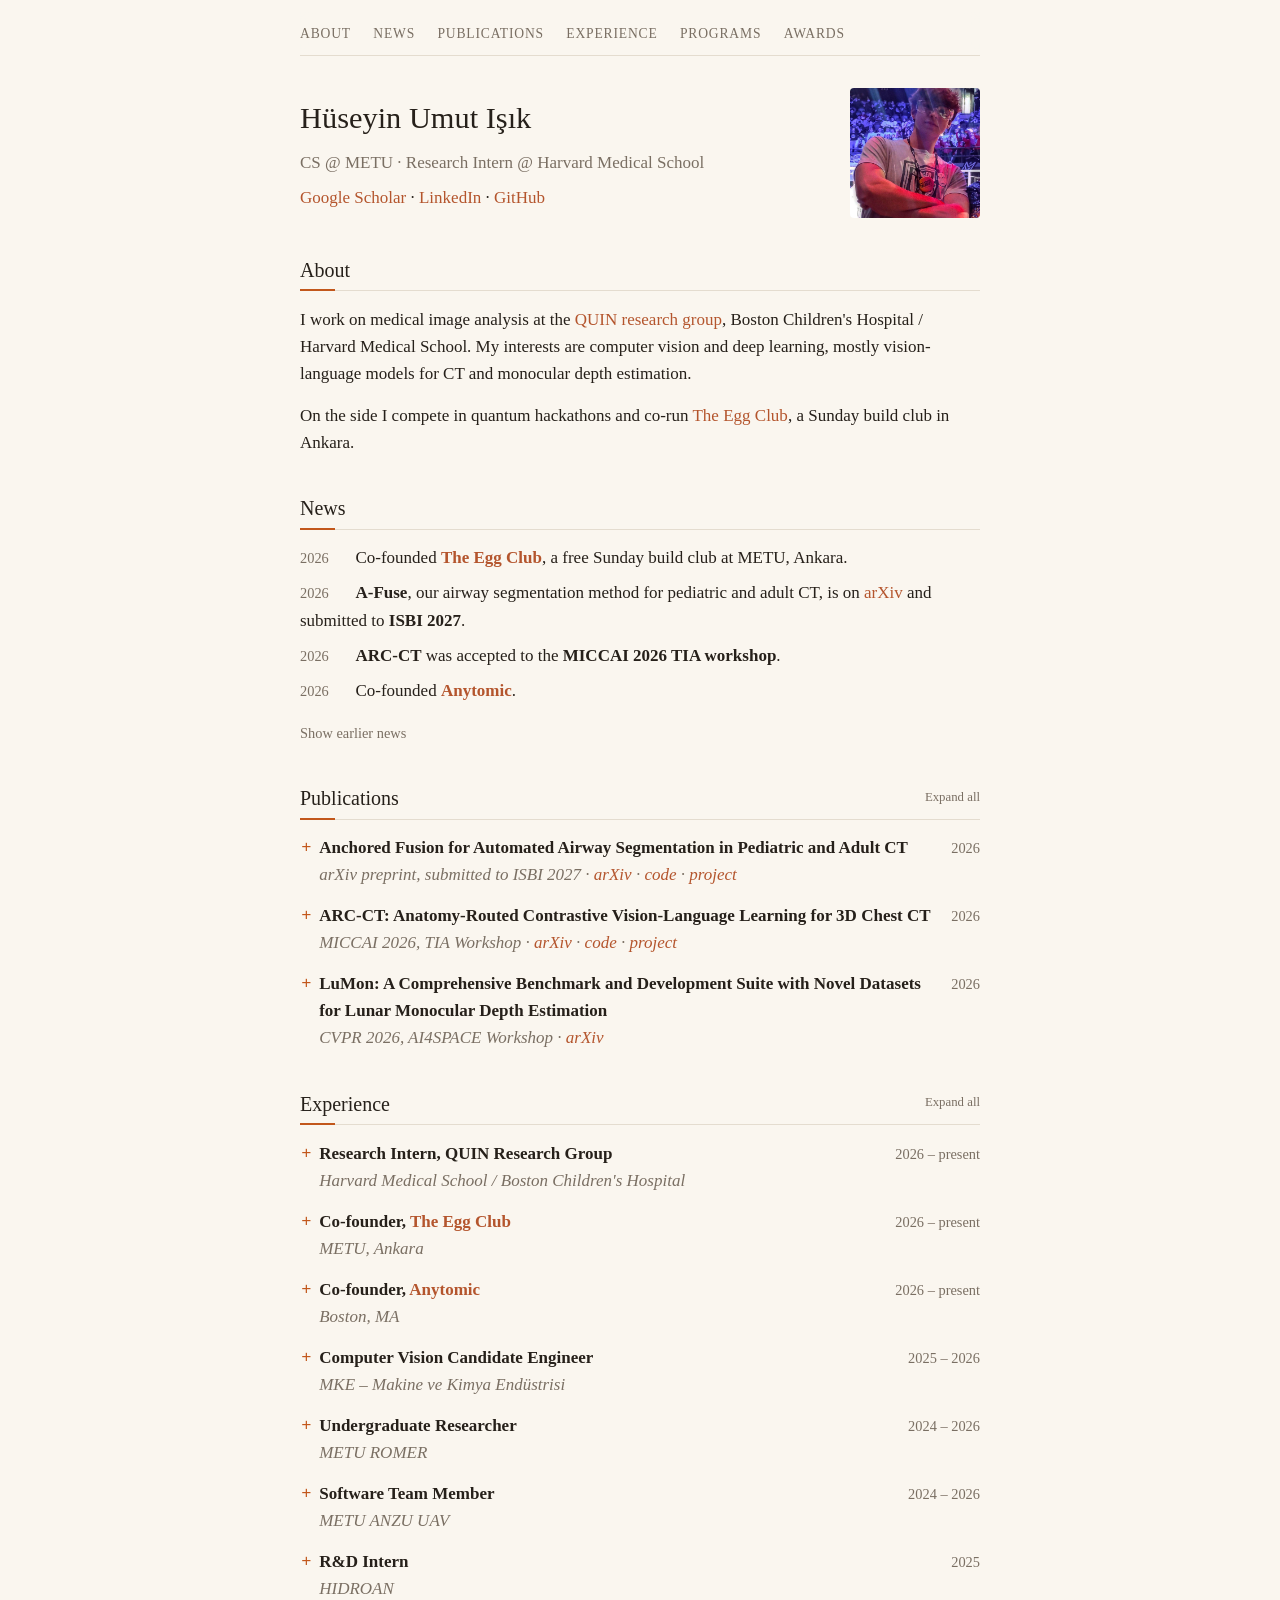
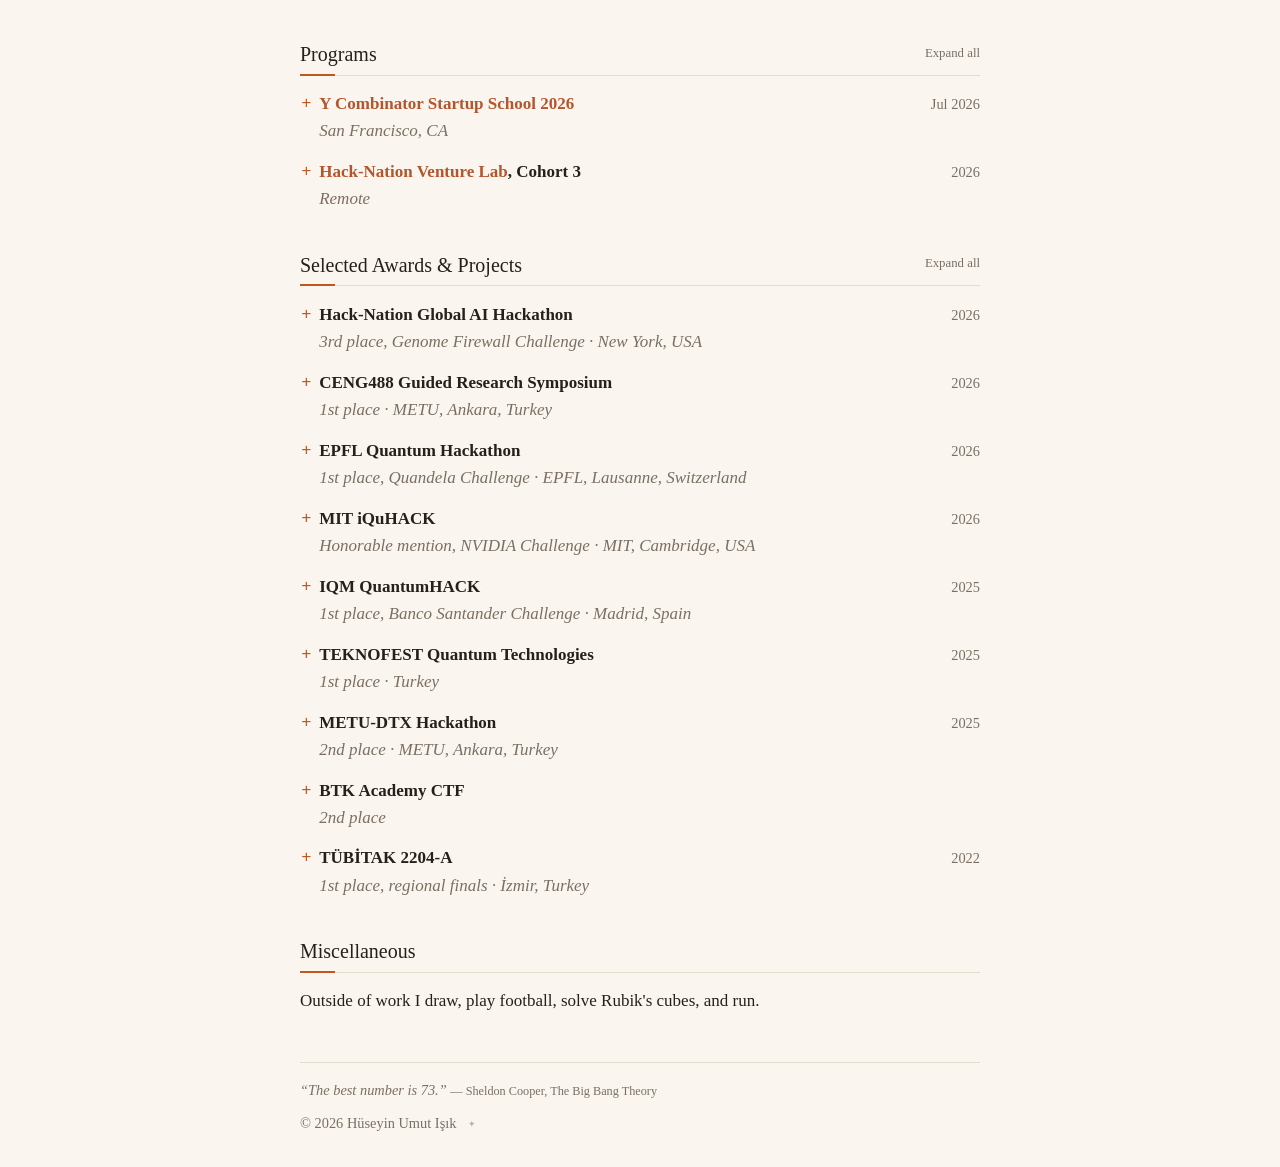
<file: index.html>
<!DOCTYPE html>
<html lang="en">

<head>
  <script async src="https://www.googletagmanager.com/gtag/js?id=G-S0CKE5CVYF"></script>
  <script>
    window.dataLayer = window.dataLayer || [];
    function gtag() { dataLayer.push(arguments); }
    gtag('js', new Date());
    gtag('config', 'G-S0CKE5CVYF');
  </script>

  <meta charset="UTF-8" />
  <meta name="viewport" content="width=device-width, initial-scale=1.0" />

  <title>Hüseyin Umut Işık</title>

  <link rel="stylesheet" href="style.css" />

  <meta name="description"
    content="Hüseyin Umut Işık, CS student at METU and research intern at the QUIN research group, Boston Children's Hospital / Harvard Medical School. Medical imaging, computer vision and deep learning." />
</head>

<body>
  <main class="page">

    <nav class="topnav" aria-label="Sections">
      <a href="#about">About</a>
      <a href="#news">News</a>
      <a href="#publications">Publications</a>
      <a href="#experience">Experience</a>
      <a href="#programs">Programs</a>
      <a href="#awards">Awards</a>
    </nav>

    <header class="intro">
      <div class="intro-text">
        <h1>Hüseyin Umut Işık</h1>
        <p class="tagline">CS @ METU · Research Intern @ Harvard Medical School</p>
        <p class="links">
          <a href="https://scholar.google.com/citations?user=UvtcTtEAAAAJ">Google Scholar</a> ·
          <a href="https://www.linkedin.com/in/huseyin-umut-isik/">LinkedIn</a> ·
          <a href="https://github.com/HUmutI">GitHub</a>
        </p>
      </div>
      <img class="portrait" src="images/umut_first.jpeg" alt="Hüseyin Umut Işık" />
    </header>

    <section id="about">
      <h2>About</h2>
      <p>
        I work on medical image analysis at the <a href="https://labs.childrenshospital.org/quin">QUIN research
          group</a>, Boston Children's Hospital / Harvard Medical School. My interests are computer vision and deep
        learning, mostly vision-language models for CT and monocular depth estimation.
      </p>
      <p>
        On the side I compete in quantum hackathons and co-run <a href="https://the-egg.club/">The Egg Club</a>, a
        Sunday build club in Ankara.
      </p>
    </section>

    <section id="news">
      <h2>News</h2>
      <ul class="news" id="news-list">
        <li><span class="date">2026</span> Co-founded <strong><a href="https://the-egg.club/">The Egg
              Club</a></strong>, a free Sunday build club at METU, Ankara.</li>
        <li><span class="date">2026</span> <strong>A-Fuse</strong>, our airway segmentation method for pediatric
          and adult CT, is on <a href="https://arxiv.org/abs/2610.40702">arXiv</a> and submitted to
          <strong>ISBI 2027</strong>.</li>
        <li><span class="date">2026</span> <strong>ARC-CT</strong> was accepted to the <strong>MICCAI 2026 TIA
            workshop</strong>.</li>
        <li><span class="date">2026</span> Co-founded <strong><a href="https://anytomic.com">Anytomic</a></strong>.
        </li>
        <li class="news-old"><span class="date">2026</span> Selected for <strong>Hack-Nation Venture Lab</strong>
          (Cohort 3).</li>
        <li class="news-old"><span class="date">2026</span> 3rd place at the <strong>Hack-Nation Global AI
            Hackathon</strong>.</li>
        <li class="news-old"><span class="date">2026</span> Selected for <strong>Y Combinator Startup School
            2026</strong>.</li>
        <li class="news-old"><span class="date">2026</span> <strong>LuMon</strong> was accepted to the
          <strong>CVPR 2026 AI4SPACE workshop</strong>.</li>
        <li class="news-old"><span class="date">2026</span> Joined the QUIN research group at Boston Children's
          Hospital / Harvard Medical School.</li>
        <li class="news-old"><span class="date">2026</span> 1st place at the EPFL Quantum Hackathon.</li>
        <li class="news-old"><span class="date">2026</span> Honorable mention at MIT iQuHACK.</li>
      </ul>
      <button type="button" class="news-toggle" aria-expanded="false" aria-controls="news-list">Show earlier
        news</button>
    </section>

    <section id="publications">
      <h2>Publications</h2>
      <ul class="cv">
        <li>
          <details>
            <summary>
              <div class="cv-head">
                <span class="cv-role">Anchored Fusion for Automated Airway Segmentation in Pediatric and Adult
                  CT</span>
                <span class="date">2026</span>
              </div>
              <div class="cv-org">arXiv preprint, submitted to ISBI 2027 ·
                <a href="https://arxiv.org/abs/2610.40702">arXiv</a> ·
                <a href="https://github.com/quin-med-harvard-edu/airway-seg">code</a> ·
                <a href="https://quin-med-harvard-edu.github.io/airway-seg/">project</a>
              </div>
            </summary>
            <div class="more">
              <p><strong>Hüseyin Umut Işık</strong>, Ege Mert Balcık, Duygu Atasoy, Asutosh Sahu, Şeyda Ertekin,
                Sıla Kurugöl.</p>
              <p>A-Fuse takes the union of three airway models and keeps the connected component anchored to one
                of them, so the airway tree survives where largest-component selection picks the wrong object.
                94.15% Dice on pediatric CT with no pediatric training data.</p>
            </div>
          </details>
        </li>
        <li>
          <details>
            <summary>
              <div class="cv-head">
                <span class="cv-role">ARC-CT: Anatomy-Routed Contrastive Vision-Language Learning for 3D Chest
                  CT</span>
                <span class="date">2026</span>
              </div>
              <div class="cv-org">MICCAI 2026, TIA Workshop ·
                <a href="https://arxiv.org/abs/2608.28455">arXiv</a> ·
                <a href="https://github.com/arc-ct/arc-ct">code</a> ·
                <a href="https://arc-ct.github.io/arc-ct/">project</a>
              </div>
            </summary>
            <div class="more">
              <p><strong>Hüseyin Umut Işık</strong>, Mehmet Alp Özaydın, Sıla Kurugöl, Şeyda Ertekin.</p>
              <p>A region-aware vision-language model for 3D chest CT. Organ-masked queries and a soft
                contrastive loss align scans with radiology reports, giving zero-shot classification of 18
                abnormalities without manual labels.</p>
            </div>
          </details>
        </li>
        <li>
          <details>
            <summary>
              <div class="cv-head">
                <span class="cv-role">LuMon: A Comprehensive Benchmark and Development Suite with Novel Datasets
                  for Lunar Monocular Depth Estimation</span>
                <span class="date">2026</span>
              </div>
              <div class="cv-org">CVPR 2026, AI4SPACE Workshop ·
                <a href="https://arxiv.org/abs/2604.09352">arXiv</a>
              </div>
            </summary>
            <div class="more">
              <p>Aytaç Sekmen, Fatih Emre Güneş, Furkan Horoz, <strong>Hüseyin Umut Işık</strong>, Mehmet Alp
                Özaydın, Onur Altay Topaloğlu, Şahin Umutcan Üstündaş, Yurdasen Alp Yeni, Halil Ersin Söken, Erol
                Şahin, Ramazan Gökberk Cinbiş, Sinan Kalkan.</p>
              <p>A benchmark of monocular depth estimation models on lunar simulations and real lunar data.</p>
            </div>
          </details>
        </li>
      </ul>
    </section>

    <section id="experience">
      <h2>Experience</h2>
      <ul class="cv">
        <li>
          <details>
            <summary>
              <div class="cv-head">
                <span class="cv-role">Research Intern, QUIN Research Group</span>
                <span class="date">2026 – present</span>
              </div>
              <div class="cv-org">Harvard Medical School / Boston Children's Hospital</div>
            </summary>
            <div class="more">
              <p>Medical image analysis: vision-language models for chest CT (ARC-CT) and airway segmentation
                (A-Fuse).</p>
            </div>
          </details>
        </li>
        <li>
          <details>
            <summary>
              <div class="cv-head">
                <span class="cv-role">Co-founder, <a href="https://the-egg.club/">The Egg Club</a></span>
                <span class="date">2026 – present</span>
              </div>
              <div class="cv-org">METU, Ankara</div>
            </summary>
            <div class="more">
              <p>A free build club every other Sunday at METU. People from different disciplines show up in the
                morning, build all day, and pitch in the evening.</p>
            </div>
          </details>
        </li>
        <li>
          <details>
            <summary>
              <div class="cv-head">
                <span class="cv-role">Co-founder, <a href="https://anytomic.com">Anytomic</a></span>
                <span class="date">2026 – present</span>
              </div>
              <div class="cv-org">Boston, MA</div>
            </summary>
            <div class="more">
              <p>Started in the Hack-Nation Venture Lab.</p>
            </div>
          </details>
        </li>
        <li>
          <details>
            <summary>
              <div class="cv-head">
                <span class="cv-role">Computer Vision Candidate Engineer</span>
                <span class="date">2025 – 2026</span>
              </div>
              <div class="cv-org">MKE – Makine ve Kimya Endüstrisi</div>
            </summary>
            <div class="more">
              <p>Object detection, tracking, and mapping for unmanned ground vehicles (UGVs).</p>
            </div>
          </details>
        </li>
        <li>
          <details>
            <summary>
              <div class="cv-head">
                <span class="cv-role">Undergraduate Researcher</span>
                <span class="date">2024 – 2026</span>
              </div>
              <div class="cv-org">METU ROMER</div>
            </summary>
            <div class="more">
              <p>Event-based vision and monocular depth estimation; simulation environments for robotic
                perception, including lunar applications.</p>
            </div>
          </details>
        </li>
        <li>
          <details>
            <summary>
              <div class="cv-head">
                <span class="cv-role">Software Team Member</span>
                <span class="date">2024 – 2026</span>
              </div>
              <div class="cv-org">METU ANZU UAV</div>
            </summary>
            <div class="more">
              <p>Autonomous UAV systems: path planning, real-time object detection, and tracking.</p>
            </div>
          </details>
        </li>
        <li>
          <details>
            <summary>
              <div class="cv-head">
                <span class="cv-role">R&amp;D Intern</span>
                <span class="date">2025</span>
              </div>
              <div class="cv-org">HIDROAN</div>
            </summary>
            <div class="more">
              <p>AI model optimization: RF-DETR object detection deployed with TensorRT, ONNX, and PyTorch on
                embedded edge hardware.</p>
            </div>
          </details>
        </li>
      </ul>
    </section>

    <section id="programs">
      <h2>Programs</h2>
      <ul class="cv">
        <li>
          <details>
            <summary>
              <div class="cv-head">
                <span class="cv-role"><a href="https://events.ycombinator.com/startup-school-2026">Y Combinator
                    Startup School 2026</a></span>
                <span class="date">Jul 2026</span>
              </div>
              <div class="cv-org">San Francisco, CA</div>
            </summary>
            <div class="more">
              <p>Selected from 30,000+ applicants for a hand-picked group of founders and technical builders; two
                days of sessions with Jensen Huang, Sam Altman, Alexandr Wang and more.</p>
            </div>
          </details>
        </li>
        <li>
          <details>
            <summary>
              <div class="cv-head">
                <span class="cv-role"><a href="https://ventures.hack-nation.ai">Hack-Nation Venture Lab</a>,
                  Cohort 3</span>
                <span class="date">2026</span>
              </div>
              <div class="cv-org">Remote</div>
            </summary>
            <div class="more">
              <p>Selected for the venture track on the strength of a 3rd place finish at the Hack-Nation Global
                AI Hackathon, an MIT-born founder program.</p>
            </div>
          </details>
        </li>
      </ul>
    </section>

    <section id="awards">
      <h2>Selected Awards &amp; Projects</h2>
      <ul class="cv">
        <li>
          <details>
            <summary>
              <div class="cv-head">
                <span class="cv-role">Hack-Nation Global AI Hackathon</span>
                <span class="date">2026</span>
              </div>
              <div class="cv-org">3rd place, Genome Firewall Challenge · New York, USA</div>
            </summary>
            <div class="more">
              <p>Gatcha: a model predicting target antibiotics directly from bacterial genome sequences, built in
                team Qedi among 2,000+ participants.
                <a href="https://github.com/jabnow/gatcha-genome/">code</a> ·
                <a href="https://gatcha-genome.vercel.app/">project</a>
              </p>
            </div>
          </details>
        </li>
        <li>
          <details>
            <summary>
              <div class="cv-head">
                <span class="cv-role">CENG488 Guided Research Symposium</span>
                <span class="date">2026</span>
              </div>
              <div class="cv-org">1st place · METU, Ankara, Turkey</div>
            </summary>
            <div class="more">
              <p>Ranked 1st among 29 projects for Region-Aware CLIP for Chest CT, the work that became ARC-CT.</p>
            </div>
          </details>
        </li>
        <li>
          <details>
            <summary>
              <div class="cv-head">
                <span class="cv-role">EPFL Quantum Hackathon</span>
                <span class="date">2026</span>
              </div>
              <div class="cv-org">1st place, Quandela Challenge · EPFL, Lausanne, Switzerland</div>
            </summary>
            <div class="more">
              <p>Hybrid Photonic Temporal QRC: mapped non-linear market dynamics into a photonic quantum reservoir
                (MerLin) to forecast swaption volatility surfaces. It beat LSTM baselines with fewer parameters.
                Team Qedi: Eren Aslan, Arda Kara, Mehmet Alp Özaydın, H. Umut Işık.
                <a href="https://lnkd.in/dhS425hH">code</a> · <a href="https://lnkd.in/dPZhyzq8">project</a>
              </p>
            </div>
          </details>
        </li>
        <li>
          <details>
            <summary>
              <div class="cv-head">
                <span class="cv-role">MIT iQuHACK</span>
                <span class="date">2026</span>
              </div>
              <div class="cv-org">Honorable mention, NVIDIA Challenge · MIT, Cambridge, USA</div>
            </summary>
            <div class="more">
              <p>Hybrid GQE-MTS with transfer learning for the Low Autocorrelation Binary Sequences (LABS)
                problem, among 1,400+ participants. Team QAT: Hatice Boyar, Eren Aslan, İlayda Dilek, Jen-Yu
                Chang (Leo), H. Umut Işık.
                <a href="https://lnkd.in/dVknEVXT">code</a> · <a href="https://lnkd.in/dcc27SQM">project</a>
              </p>
            </div>
          </details>
        </li>
        <li>
          <details>
            <summary>
              <div class="cv-head">
                <span class="cv-role">IQM QuantumHACK</span>
                <span class="date">2025</span>
              </div>
              <div class="cv-org">1st place, Banco Santander Challenge · Madrid, Spain</div>
            </summary>
            <div class="more">
              <p>Variational quantum classifier for risky investments, run on IQM quantum hardware in a 24-hour
                hackathon.</p>
            </div>
          </details>
        </li>
        <li>
          <details>
            <summary>
              <div class="cv-head">
                <span class="cv-role">TEKNOFEST Quantum Technologies</span>
                <span class="date">2025</span>
              </div>
              <div class="cv-org">1st place · Turkey</div>
            </summary>
            <div class="more">
              <p>Quantum neural networks for low-quality face recognition, 30-hour hackathon in Istanbul.</p>
            </div>
          </details>
        </li>
        <li>
          <details>
            <summary>
              <div class="cv-head">
                <span class="cv-role">METU-DTX Hackathon</span>
                <span class="date">2025</span>
              </div>
              <div class="cv-org">2nd place · METU, Ankara, Turkey</div>
            </summary>
            <div class="more">
              <p>Industrial defect classification model built from scratch in 6 hours.</p>
            </div>
          </details>
        </li>
        <li>
          <details>
            <summary>
              <div class="cv-head">
                <span class="cv-role">BTK Academy CTF</span>
              </div>
              <div class="cv-org">2nd place</div>
            </summary>
            <div class="more">
              <p>4-day CTF camp on web application security and kernel vulnerabilities.</p>
            </div>
          </details>
        </li>
        <li>
          <details>
            <summary>
              <div class="cv-head">
                <span class="cv-role">TÜBİTAK 2204-A</span>
                <span class="date">2022</span>
              </div>
              <div class="cv-org">1st place, regional finals · İzmir, Turkey</div>
            </summary>
            <div class="more">
              <p>Cryptography algorithms and mathematics project.</p>
            </div>
          </details>
        </li>
      </ul>
    </section>

    <section>
      <h2>Miscellaneous</h2>
      <p>Outside of work I draw, play football, solve Rubik's cubes, and run.</p>
    </section>

    <footer>
      <p class="quote">“The best number is 73.” <span>Sheldon Cooper, The Big Bang Theory</span></p>
      <p>© 2026 Hüseyin Umut Işık <a href="#" id="door" class="door" aria-label="?">✦</a></p>
    </footer>

  </main>

  <script src="script.js"></script>
</body>

</html>
</file>
<file: style.css>
/* Minimal personal site */

:root {
  --text: #26201a;
  --muted: #7a6f63;
  --link: #b4552d;
  --accent: #c2571b;
  --rule: #e4dccf;
  --bg: #faf6ef;
}

@media (prefers-color-scheme: dark) {
  :root {
    --text: #e9e3d2;
    --muted: #98917e;
    --link: #dcb84e;
    --accent: #d4ad3a;
    --rule: #2a2820;
    --bg: #121211;
  }
}

* {
  box-sizing: border-box;
}

html {
  scroll-behavior: smooth;
}

body {
  margin: 0;
  background: var(--bg);
  color: var(--text);
  font-family: Georgia, "Times New Roman", serif;
  font-size: 17px;
  line-height: 1.6;
}

.page {
  position: relative;
}

.page {
  max-width: 720px;
  margin: 0 auto;
  padding: 0.75rem 1.25rem 2rem;
}

a {
  color: var(--link);
  text-decoration: none;
}

a:hover {
  text-decoration: underline;
}

/* Top navigation */
.topnav {
  position: sticky;
  top: 0;
  z-index: 5;
  display: flex;
  gap: 1.4rem;
  padding: 0.7rem 0 0.6rem;
  margin-bottom: 2rem;
  background: color-mix(in srgb, var(--bg) 84%, transparent);
  backdrop-filter: blur(8px);
  -webkit-backdrop-filter: blur(8px);
  border-bottom: 1px solid var(--rule);
  font-size: 0.85rem;
  letter-spacing: 0.06em;
  text-transform: uppercase;
  overflow-x: auto;
  white-space: nowrap;
}

.topnav a {
  color: var(--muted);
}

.topnav a:hover {
  color: var(--link);
  text-decoration: none;
}

.topnav a.active {
  color: var(--accent);
}

section[id] {
  scroll-margin-top: 3.2rem;
}

/* Header */
.intro {
  display: flex;
  align-items: center;
  justify-content: space-between;
  gap: 1.5rem;
  margin-bottom: 1rem;
}

.intro h1 {
  margin: 0 0 0.4rem;
  font-size: 1.9rem;
  font-weight: normal;
}

.tagline {
  margin: 0 0 0.5rem;
  color: var(--muted);
}

.links {
  margin: 0;
}

.portrait {
  width: 130px;
  height: 130px;
  object-fit: cover;
  border-radius: 4px;
  flex-shrink: 0;
}

/* Sections */
section {
  margin-top: 2.25rem;
}

h2 {
  font-size: 1.25rem;
  font-weight: normal;
  border-bottom: 1px solid var(--rule);
  padding-bottom: 0.3rem;
  margin: 0 0 0.9rem;
  position: relative;
}

h2::after {
  content: '';
  position: absolute;
  left: 0;
  bottom: -1px;
  width: 2.2rem;
  height: 2px;
  background: var(--accent);
}

p {
  margin: 0 0 0.9rem;
}

.date {
  color: var(--muted);
  font-size: 0.9rem;
  white-space: nowrap;
}

/* News list */
.news {
  list-style: none;
  padding: 0;
  margin: 0;
}

.news li {
  margin-bottom: 0.5rem;
}

.news .date {
  display: inline-block;
  min-width: 3.2rem;
}

/* Older news stay collapsed until the toggle is pressed */
.news li.news-old {
  display: none;
}

.news.expanded li.news-old {
  display: list-item;
}

.news-toggle {
  margin-top: 0.6rem;
  padding: 0;
  border: 0;
  background: none;
  font: inherit;
  font-size: 0.9rem;
  color: var(--muted);
  cursor: pointer;
}

.news-toggle:hover {
  color: var(--accent);
  text-decoration: underline;
}

/* CV-style lists */
.cv {
  list-style: none;
  padding: 0;
  margin: 0;
}

.cv li {
  margin-bottom: 0.85rem;
}

/* Each entry shows its headline; the details open on click */
.cv summary {
  position: relative;
  padding-left: 1.2rem;
  list-style: none;
  cursor: pointer;
}

.cv summary::-webkit-details-marker {
  display: none;
}

.cv summary::before {
  content: '+';
  position: absolute;
  left: 0;
  top: 0;
  width: 0.8rem;
  text-align: center;
  color: var(--accent);
  font-family: "SF Mono", Menlo, Consolas, monospace;
}

.cv details[open] > summary::before {
  content: '\2212';
}

.cv summary:hover .cv-role {
  color: var(--accent);
}

.cv summary:focus-visible {
  outline: 2px solid var(--accent);
  outline-offset: 3px;
  border-radius: 2px;
}

.cv .more {
  padding-left: 1.2rem;
  color: var(--text);
  animation: reveal 0.2s ease-out;
}

@keyframes reveal {
  from {
    opacity: 0;
    transform: translateY(-3px);
  }
}

@media (prefers-reduced-motion: reduce) {
  .cv .more {
    animation: none;
  }
}

/* Section-level expand/collapse, added by script.js */
section {
  position: relative;
}

.expand-all {
  position: absolute;
  top: 0.3rem;
  right: 0;
  padding: 0;
  border: 0;
  background: none;
  font: inherit;
  font-size: 0.8rem;
  color: var(--muted);
  cursor: pointer;
}

.expand-all:hover {
  color: var(--accent);
  text-decoration: underline;
}

.cv-head {
  display: flex;
  justify-content: space-between;
  align-items: baseline;
  gap: 1rem;
}

.cv-role {
  font-weight: bold;
}

.cv-org {
  color: var(--muted);
  font-style: italic;
}

.cv p {
  margin: 0.25rem 0 0;
}

/* Footer */
footer {
  margin-top: 3rem;
  border-top: 1px solid var(--rule);
  padding-top: 1rem;
  color: var(--muted);
  font-size: 0.9rem;
}

footer p {
  margin: 0;
}

.door {
  color: var(--muted);
  margin-left: 0.5rem;
  font-size: 0.65em;
  opacity: 0.5;
  vertical-align: middle;
  text-decoration: none;
  transition: color 0.3s, text-shadow 0.3s, opacity 0.3s;
}

.door:hover {
  color: var(--link);
  opacity: 1;
  text-shadow: 0 0 8px currentColor;
  text-decoration: none;
}

/* Terminal overlay */
.term-overlay {
  position: fixed;
  inset: 0;
  z-index: 10;
  background: rgba(0, 0, 0, 0.75);
  display: flex;
  align-items: center;
  justify-content: center;
  padding: 1rem;
}

.term {
  width: 100%;
  max-width: 560px;
  background: #0b0e14;
  color: #b8c4e0;
  font-family: "SF Mono", Menlo, Consolas, monospace;
  font-size: 14px;
  line-height: 1.5;
  border: 1px solid #2a3040;
  border-radius: 6px;
  padding: 1rem 1.2rem;
}

.term-log {
  max-height: 50vh;
  overflow-y: auto;
}

.term p {
  margin: 0 0 0.35rem;
  word-break: break-word;
}

.term-echo {
  color: #6b7690;
}

.term-far {
  color: #dcb84e;
  font-style: italic;
}

.term-secret {
  color: #9ece9e;
}

.term-input-row {
  display: flex;
  align-items: center;
  margin-top: 0.5rem;
}

.term-input-row input {
  flex: 1;
  background: transparent;
  border: none;
  outline: none;
  color: #e0e6f5;
  font: inherit;
}

.term-hint {
  margin-top: 0.6rem;
  color: #4a5265;
  font-size: 12px;
}

/* 404 */
.notfound {
  min-height: 70vh;
  display: flex;
  flex-direction: column;
  justify-content: center;
}

.notfound h1 {
  font-size: 4rem;
  font-weight: normal;
  margin: 0 0 0.5rem;
  color: var(--accent);
}

.notfound p {
  margin: 0 0 0.4rem;
  color: var(--muted);
}

/* Mobile */
@media (max-width: 600px) {
  .intro {
    flex-direction: column-reverse;
    align-items: flex-start;
  }

  .cv-head {
    flex-direction: column;
    gap: 0;
  }
}

footer .quote {
  margin-bottom: 0.6rem;
  font-style: italic;
}

.quote span {
  font-style: normal;
  font-size: 0.85em;
}

.quote span::before {
  content: "— ";
}
</file>
